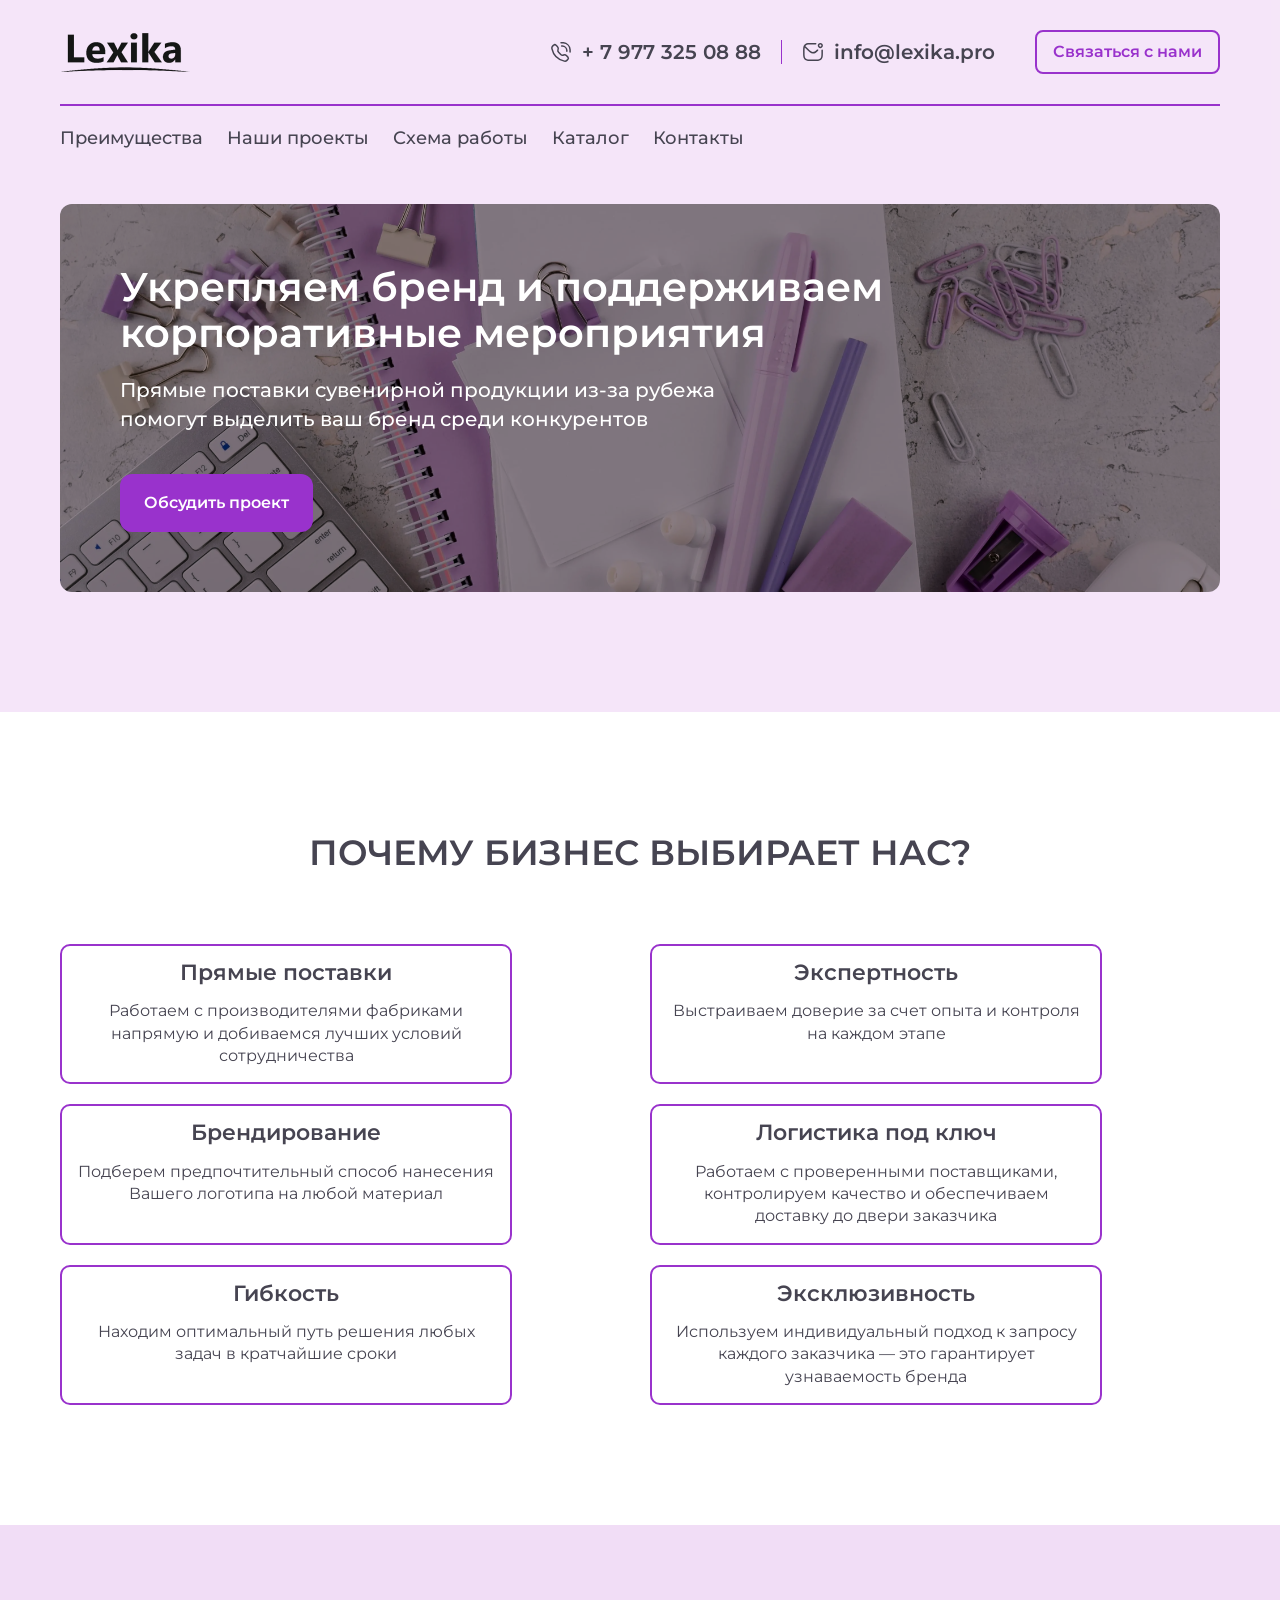
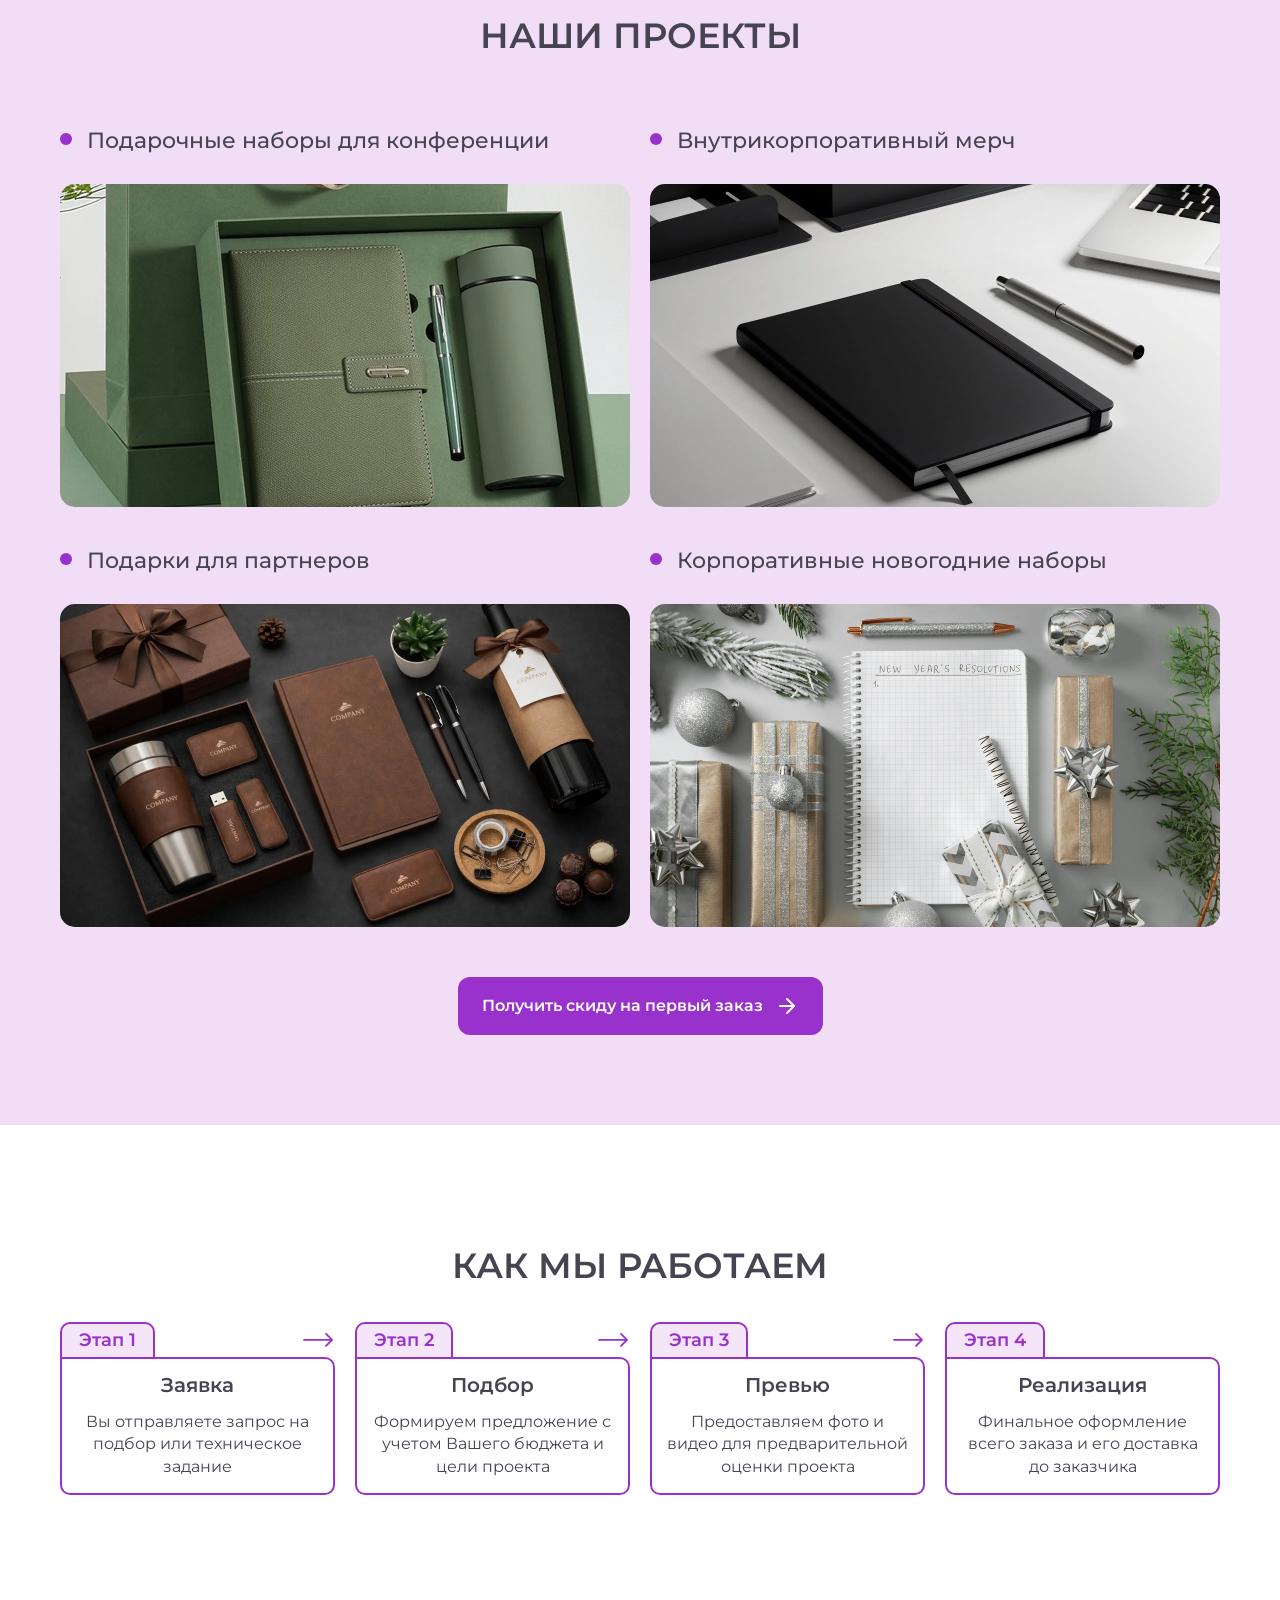
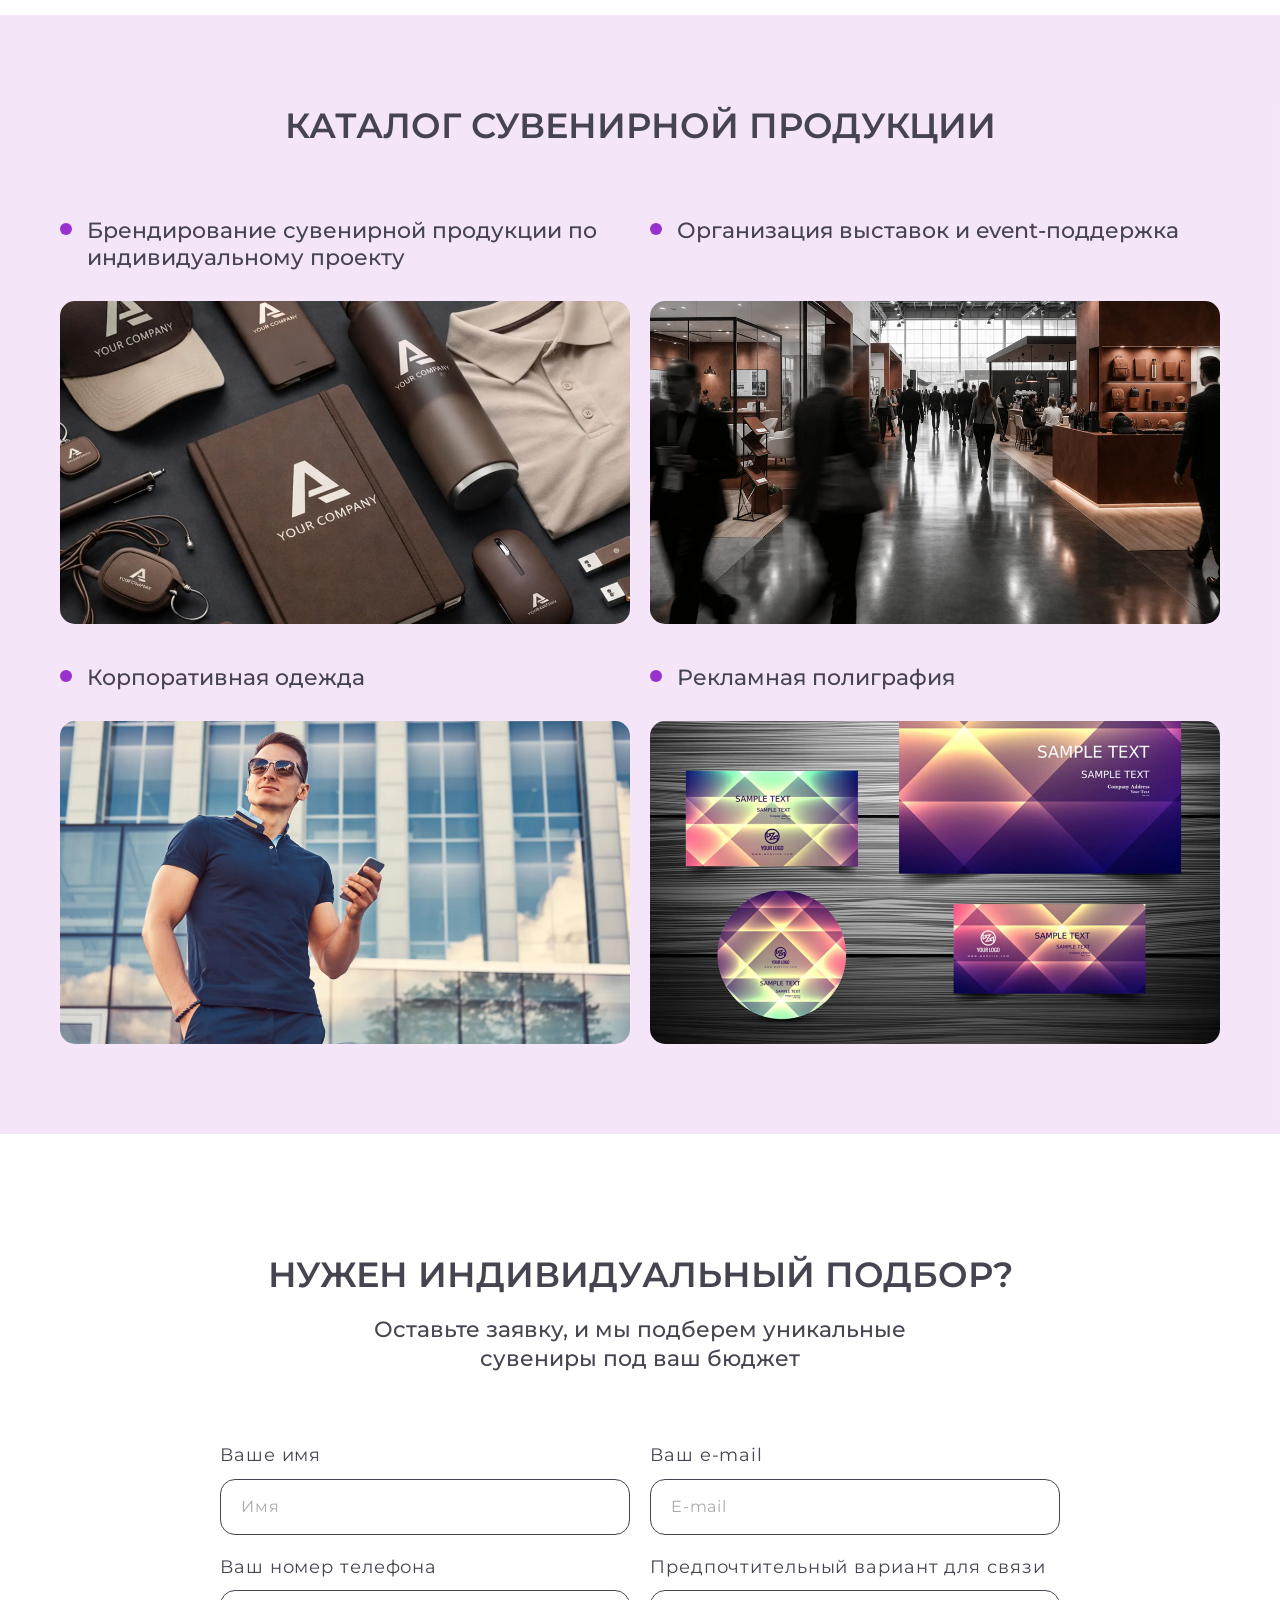
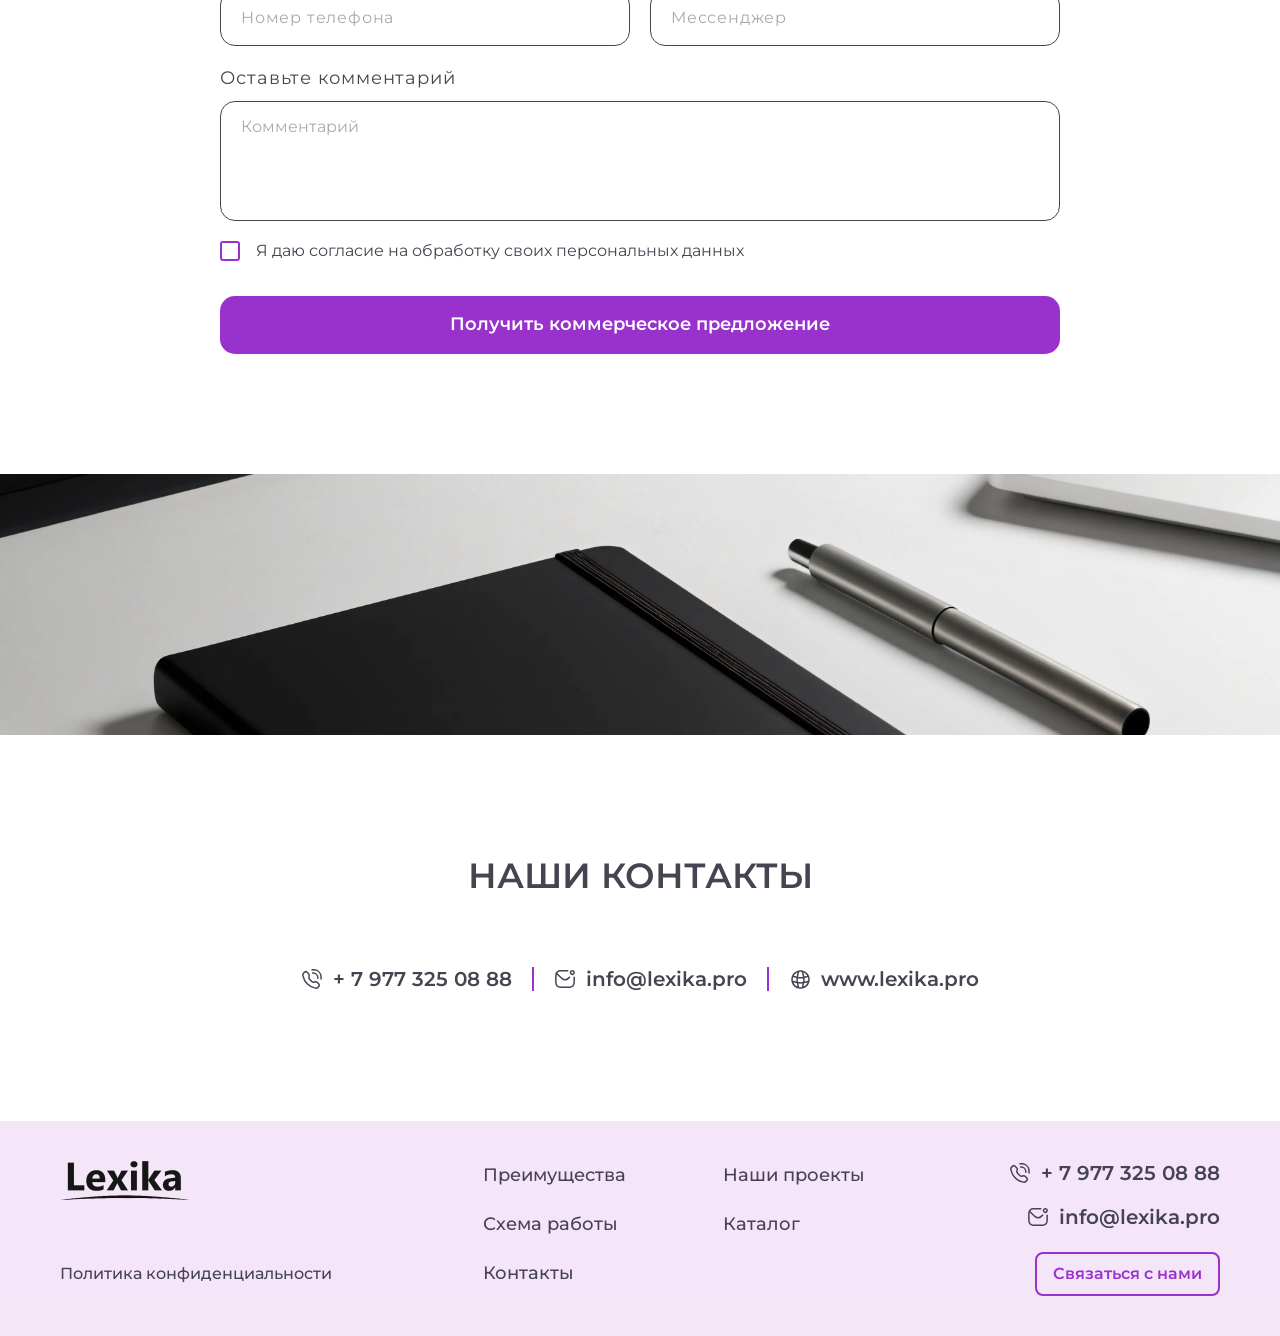
<file: index.html>
<!--header.html-->
<!doctype html>
<html lang="en">
<head>
  <meta charset="UTF-8">
  <meta name="viewport"
        content="width=device-width, user-scalable=no, initial-scale=1.0, maximum-scale=1.0, minimum-scale=1.0">
  <meta http-equiv="X-UA-Compatible" content="ie=edge">
  <meta name="format-detection" content="telephone=no">
  <link rel="preconnect" href="https://fonts.googleapis.com">
  <link rel="preconnect" href="https://fonts.gstatic.com" crossorigin>
  <link href="https://fonts.googleapis.com/css2?family=Montserrat:ital,wght@0,100..900;1,100..900&display=swap" rel="stylesheet">
  <link rel="icon" type="image/png" href="./img/icons/favicon.ico" sizes="32x32">
  <link rel="apple-touch-icon" href="./img/icons/favicon.ico">
  <link rel="mask-icon" href="./img/icons/favicon.ico" color="#000000">
  <link
          rel="stylesheet"
          href="https://cdn.jsdelivr.net/npm/swiper@11/swiper-bundle.min.css"
  />
  <title></title>
<script defer src="js/bundle.js"></script><script defer src="js/libs.js"></script><script defer src="js/style.js"></script><link href="css/style.min.css" rel="stylesheet"></head>
<body>

<header class="header">
  <div class="container">
    <div class="header-top">
      <div class="logo">
        <img src="./img/logo.webp" alt="">
      </div>
      <div class="header-meta">
        <div class="contacts-wrapper">
          <a class="contact-phone" href="tel:7977320888">+ 7 977 325 08 88</a>
          <a class="contact-mail" href="mailto:info@lexika.pro">info@lexika.pro</a>
        </div>
        <a href="#callback-section" class="btn btn-bordered">Связаться с нами</a>
      </div>
      <button type="button" class="mobile-menu-button">
        <span class="line"></span>
        <span class="line"></span>
        <span class="line"></span>
      </button>
    </div>
    <div class="header-nav">
      <div class="logo mobile-logo">
        <img src="./img/logo.webp" alt="">
      </div>
      <button type="button" class="close-menu-button"></button>
      <ul class="main-menu">
        <li>
          <a href="#advantages-section">Преимущества</a>
        </li>
        <li>
          <a href="#projects-section">Наши проекты</a>
        </li>
        <li>
          <a href="#work-section">Схема работы</a>
        </li>
        <li>
          <a href="#catalog-section">Каталог</a>
        </li>
        <li>
          <a href="#contacts-section">Контакты</a>
        </li>
      </ul>
      <div class="mobile-meta">
        <div class="contacts-wrapper mobile-contacts">
          <a class="contact-phone" href="tel:7977320888">+ 7 977 325 08 88</a>
          <a class="contact-mail" href="mailto:info@lexika.pro">info@lexika.pro</a>
        </div>
        <a href="#callback-section" class="btn btn-bordered btn-scroll-mobile">Связаться с нами</a>
      </div>
    </div>
  </div>
</header>

<main>





<section class="main-banner">
  <div class="container">
    <div class="banner-content" style="background-image: url(./img/main-banner-image.webp)">
      <h1>Укрепляем бренд и поддерживаем корпоративные мероприятия</h1>
      <div class="description">
        <p>Прямые поставки сувенирной продукции из-за рубежа помогут выделить ваш бренд среди конкурентов</p>
      </div>
      <a href="#callback-section" class="btn btn-purple">Обсудить проект</a>
    </div>
  </div>
</section>

<section class="advantages-section" id="advantages-section">
  <div class="container">
    <h2>Почему бизнес выбирает нас?</h2>
    <div class="row row-large-pc">
      <div class="col-lg-5 col-md-6 col-m-12">
        <div class="advantage-card">
          <div class="card-title">Прямые поставки</div>
          <div class="card-description">
            <p>Работаем с производителями фабриками напрямую и добиваемся лучших условий сотрудничества</p>
          </div>
        </div>
        <div class="advantage-card">
          <div class="card-title">Экспертность</div>
          <div class="card-description">
            <p>Выстраиваем доверие за счет опыта и контроля на каждом этапе</p>
          </div>
        </div>
        <div class="advantage-card">
          <div class="card-title">Брендирование</div>
          <div class="card-description">
            <p>Подберем предпочтительный способ нанесения Вашего логотипа на любой материал</p>
          </div>
        </div>
      </div>
      <div class="col-lg-2 col-md-12 col-m-12">

      </div>
      <div class="col-lg-5 col-md-6 col-md-12">
        <div class="advantage-card">
          <div class="card-title">Логистика под ключ</div>
          <div class="card-description">
            <p>Работаем с проверенными поставщиками, контролируем качество и обеспечиваем доставку до двери
              заказчика</p>
          </div>
        </div>
        <div class="advantage-card">
          <div class="card-title">Гибкость</div>
          <div class="card-description">
            <p>Находим оптимальный путь решения любых задач в кратчайшие сроки</p>
          </div>
        </div>
        <div class="advantage-card">
          <div class="card-title">Эксклюзивность</div>
          <div class="card-description">
            <p>Используем индивидуальный подход к запросу каждого заказчика — это гарантирует узнаваемость бренда</p>
          </div>
        </div>
      </div>
    </div>
    <div class="small-pc-screens">
      <div class="advantage-card">
        <div class="card-title">Прямые поставки</div>
        <div class="card-description">
          <p>Работаем с производителями фабриками напрямую и добиваемся лучших условий сотрудничества</p>
        </div>
      </div>
      <div class="advantage-card">
        <div class="card-title">Экспертность</div>
        <div class="card-description">
          <p>Выстраиваем доверие за счет опыта и контроля на каждом этапе</p>
        </div>
      </div>
      <div class="advantage-card">
        <div class="card-title">Брендирование</div>
        <div class="card-description">
          <p>Подберем предпочтительный способ нанесения Вашего логотипа на любой материал</p>
        </div>
      </div>
      <div class="advantage-card">
        <div class="card-title">Логистика под ключ</div>
        <div class="card-description">
          <p>Работаем с проверенными поставщиками, контролируем качество и обеспечиваем доставку до двери
            заказчика</p>
        </div>
      </div>
      <div class="advantage-card">
        <div class="card-title">Гибкость</div>
        <div class="card-description">
          <p>Находим оптимальный путь решения любых задач в кратчайшие сроки</p>
        </div>
      </div>
      <div class="advantage-card">
        <div class="card-title">Эксклюзивность</div>
        <div class="card-description">
          <p>Используем индивидуальный подход к запросу каждого заказчика — это гарантирует узнаваемость бренда</p>
        </div>
      </div>
    </div>
  </div>
</section>

<section class="project-section" id="projects-section">
  <div class="container">
    <h2>Наши проекты</h2>
    <div class="grid-wrapper">
      <div class="grid-item">
        <div class="grid-title">Подарочные наборы <br class="br-mobile"> для конференции</div>
        <div class="grid-image">
          <img src="./img/project-img1.webp" alt="">
        </div>
      </div>
      <div class="grid-item">
        <div class="grid-title">Внутрикорпоративный мерч</div>
        <div class="grid-image">
          <img src="./img/project-img2.webp" alt="">
        </div>
      </div>
      <div class="grid-item">
        <div class="grid-title">Подарки для партнеров</div>
        <div class="grid-image">
          <img src="./img/project-img3.webp" alt="">
        </div>
      </div>
      <div class="grid-item">
        <div class="grid-title">Корпоративные новогодние наборы</div>
        <div class="grid-image">
          <img src="./img/project-img4.webp" alt="">
        </div>
      </div>
    </div>
    <div class="button-wrapper">
      <a href="#callback-section" class="btn btn-purple btn-arrow">Получить скиду на первый заказ</a>
    </div>
  </div>
</section>

<section class="work-section" id="work-section">
  <div class="container">
    <h2>КАК МЫ РАБОТАЕМ</h2>
    <div class="step-cards-wrapper">
      <div class="step-card">
        <div class="card-step-num">Этап</div>
        <div class="card-title">Заявка</div>
        <div class="card-description">
          <p>Вы отправляете запрос на подбор или техническое задание</p>
        </div>
      </div>
      <div class="step-card">
        <div class="card-step-num">Этап</div>
        <div class="card-title">Подбор</div>
        <div class="card-description">
          <p>Формируем предложение с учетом Вашего бюджета и цели проекта</p>
        </div>
      </div>
      <div class="step-card">
        <div class="card-step-num">Этап</div>
        <div class="card-title">Превью</div>
        <div class="card-description">
          <p>Предоставляем фото и видео для предварительной оценки проекта</p>
        </div>
      </div>
      <div class="step-card">
        <div class="card-step-num">Этап</div>
        <div class="card-title">Реализация</div>
        <div class="card-description">
          <p>Финальное оформление всего <br class="br-mobile"> заказа и его доставка до заказчика</p>
        </div>
      </div>
    </div>
  </div>
</section>

<section class="catalog-section" id="catalog-section">
  <div class="container">
    <h2>КАТАЛОГ СУВЕНИРНОЙ ПРОДУКЦИИ</h2>
    <div class="grid-wrapper">
      <div class="grid-item">
        <div class="grid-title">Брендирование сувенирной продукции по индивидуальному проекту</div>
        <div class="grid-image">
          <img src="./img/catalog-item-img1.webp" alt="">
        </div>
      </div>
      <div class="grid-item">
        <div class="grid-title">Организация выставок и event-поддержка</div>
        <div class="grid-image">
          <img src="./img/catalog-item-img2.webp" alt="">
        </div>
      </div>
      <div class="grid-item">
        <div class="grid-title">Корпоративная одежда</div>
        <div class="grid-image">
          <img src="./img/catalog-item-img3.webp" alt="">
        </div>
      </div>
      <div class="grid-item">
        <div class="grid-title">Рекламная полиграфия</div>
        <div class="grid-image">
          <img src="./img/catalog-item-img4.webp" alt="">
        </div>
      </div>
    </div>
  </div>
</section>

<section class="callback-section" id="callback-section">
  <div class="container">
    <h2>Нужен индивидуальный подбор?</h2>
    <div class="description">
      <p>Оставьте заявку, и мы подберем уникальные сувениры под ваш бюджет</p>
    </div>
    <div class="form-wrapper">
      <div class="wpcf7 js" id="wpcf7-f35-o1" lang="ru-RU" dir="ltr" data-wpcf7-id="35">
        <div class="screen-reader-response"><p role="status" aria-live="polite" aria-atomic="true"></p> <ul></ul></div>
        <form action="/dev/#wpcf7-f35-o1" method="post" class="wpcf7-form init" aria-label="Контактная форма" novalidate="novalidate" data-status="init">
          <fieldset class="hidden-fields-container"><input type="hidden" name="_wpcf7" value="35"><input type="hidden" name="_wpcf7_version" value="6.1.2"><input type="hidden" name="_wpcf7_locale" value="ru_RU"><input type="hidden" name="_wpcf7_unit_tag" value="wpcf7-f35-o1"><input type="hidden" name="_wpcf7_container_post" value="0"><input type="hidden" name="_wpcf7_posted_data_hash" value="">
          </fieldset>
          <p><label> Ваше имя<br>
            <span class="wpcf7-form-control-wrap" data-name="text-848"><input size="40" maxlength="400" class="wpcf7-form-control wpcf7-text" autocomplete="name" aria-invalid="false" placeholder="Имя" value="" type="text" name="text-848"></span><br>
          </label><br>
            <label> Ваш e-mail<br>
              <span class="wpcf7-form-control-wrap" data-name="email-804"><input size="40" maxlength="400" class="wpcf7-form-control wpcf7-email wpcf7-text wpcf7-validates-as-email" aria-invalid="false" placeholder="E-mail" value="" type="email" name="email-804"></span><br>
            </label><br>
            <label> Ваш номер телефона<br>
              <span class="wpcf7-form-control-wrap" data-name="tel-583"><input size="40" maxlength="400" class="wpcf7-form-control wpcf7-tel wpcf7-text wpcf7-validates-as-tel" aria-invalid="false" placeholder="Номер телефона" value="" type="tel" name="tel-583"></span><br>
            </label><br>
            <label>Предпочтительный вариант для связи<br>
              <span class="wpcf7-form-control-wrap" data-name="text-793"><input size="40" maxlength="400" class="wpcf7-form-control wpcf7-text" aria-invalid="false" placeholder="Мессенджер" value="" type="text" name="text-793"></span><br>
            </label><br>
            <label> Оставьте комментарий<br>
              <span class="wpcf7-form-control-wrap" data-name="textarea-721"><textarea cols="40" rows="10" maxlength="2000" class="wpcf7-form-control wpcf7-textarea" aria-invalid="false" placeholder="Комментарий" name="textarea-721"></textarea></span><br>
            </label><br>
            <span class="wpcf7-form-control-wrap" data-name="acceptance-46"><span class="wpcf7-form-control wpcf7-acceptance"><span class="wpcf7-list-item"><label><input type="checkbox" name="acceptance-46" value="1" aria-invalid="false"><span class="wpcf7-list-item-label">Я даю согласие на обработку своих персональных данных</span></label></span></span></span><br>
            <input class="wpcf7-form-control wpcf7-submit has-spinner" type="submit" value="Получить коммерческое предложение" disabled=""><span class="wpcf7-spinner"></span>
          </p><div class="wpcf7-response-output" aria-hidden="true"></div>
        </form>
      </div>
    </div>
  </div>
</section>

<section class="image-full-section">
  <div class="image-wrapper image-wrapper-pc">
    <img src="./img/contacts-image.webp" alt="">
  </div>
  <div class="image-wrapper image-wrapper-mobile">
    <img src="./img/contacts-image-mobile.webp" alt="">
  </div>
</section>

<section class="contacts-section" id="contacts-section">
  <div class="container">
    <h2>Наши контакты</h2>
    <div class="contacts-wrapper">
      <a class="contact-phone" href="tel:7977320888">+ 7 977 325 08 88</a>
      <a class="contact-mail" href="mailto:info@lexika.pro">info@lexika.pro</a>
      <a class="contact-link" target="_blank" href="www.lexika.pro">www.lexika.pro</a>
    </div>
  </div>
</section>

<!--footer.html-->
</main>

<footer class="footer">
    <div class="container">
      <div class="footer-row">
        <div class="footer-column">
          <div class="logo">
            <img src="./img/logo.webp" alt="">
          </div>
          <div class="footer-policy footer-policy-pc">
            <a href="page.html">Политика конфиденциальности</a>
          </div>
        </div>
        <div class="footer-column">
          <nav class="footer-nav">
            <ul class="footer-menu">
              <li>
                <a href="#advantages-section">Преимущества</a>
              </li>
              <li>
                <a href="#projects-section">Наши проекты</a>
              </li>
              <li>
                <a href="#work-section">Схема работы</a>
              </li>
              <li>
                <a href="#catalog-section">Каталог</a>
              </li>
              <li>
                <a href="#contacts-section">Контакты</a>
              </li>
            </ul>
          </nav>
        </div>
        <div class="footer-column">
          <div class="contacts-wrapper">
            <a class="contact-phone" href="tel:7977320888">+ 7 977 325 08 88</a>
            <a class="contact-mail" href="mailto:info@lexika.pro">info@lexika.pro</a>
          </div>
          <a href="#callback-section" class="btn btn-bordered">Связаться с нами</a>
        </div>
      </div>
      <div class="footer-policy footer-policy-small-screens">
        <a href="page.html">Политика конфиденциальности</a>
      </div>
    </div>
</footer>

<script src="https://cdn.jsdelivr.net/npm/swiper@11/swiper-bundle.min.js"></script>
</body>
</html>
</file>
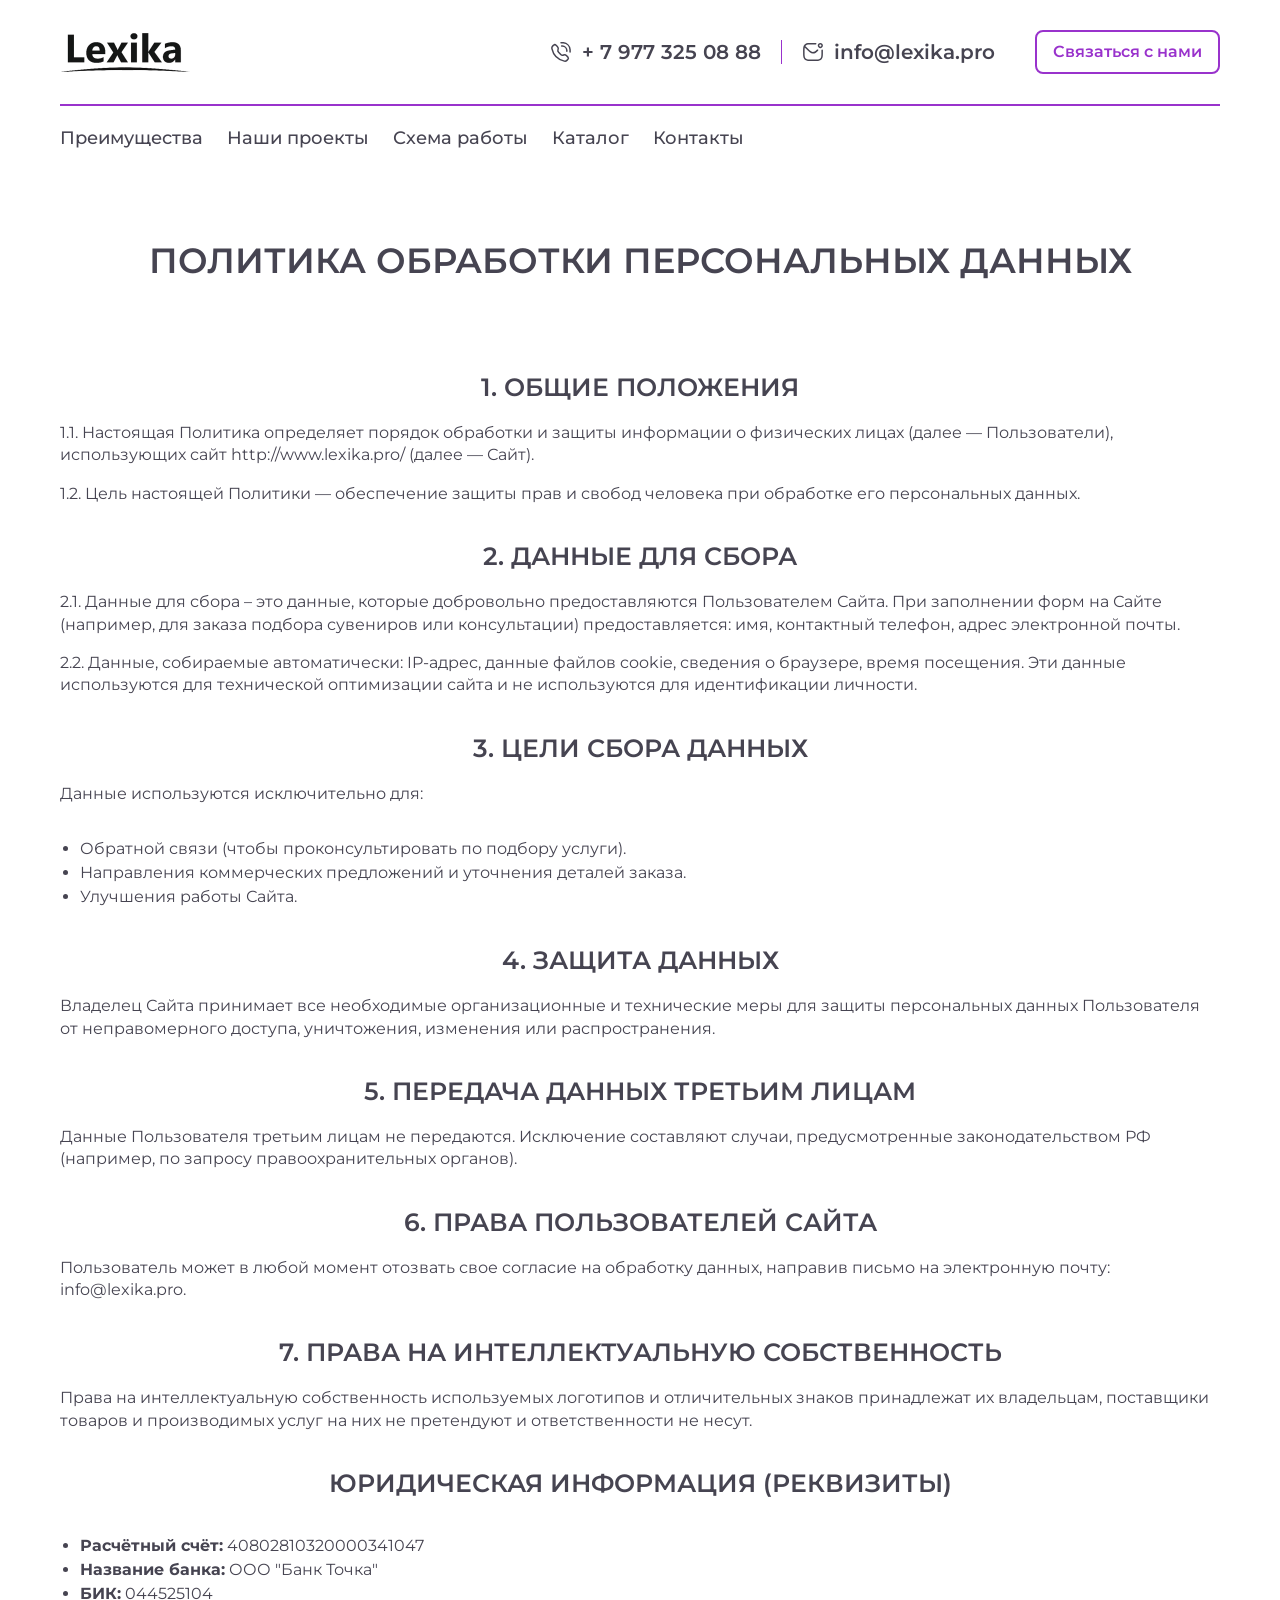
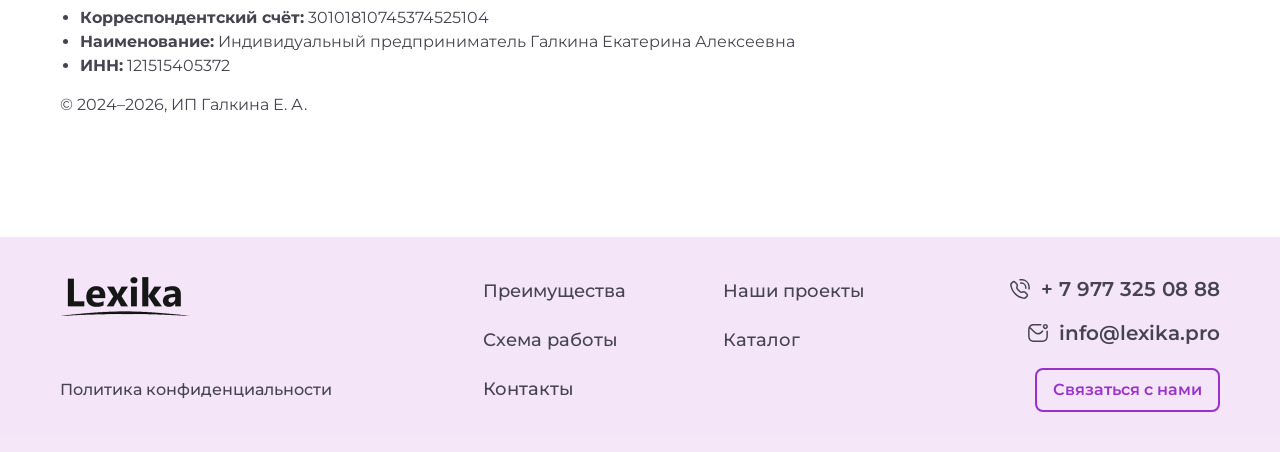
<file: page.html>
<!--header.html-->
<!doctype html>
<html lang="en">
<head>
  <meta charset="UTF-8">
  <meta name="viewport"
        content="width=device-width, user-scalable=no, initial-scale=1.0, maximum-scale=1.0, minimum-scale=1.0">
  <meta http-equiv="X-UA-Compatible" content="ie=edge">
  <meta name="format-detection" content="telephone=no">
  <link rel="preconnect" href="https://fonts.googleapis.com">
  <link rel="preconnect" href="https://fonts.gstatic.com" crossorigin>
  <link href="https://fonts.googleapis.com/css2?family=Montserrat:ital,wght@0,100..900;1,100..900&display=swap" rel="stylesheet">
  <link rel="icon" type="image/png" href="./img/icons/favicon.ico" sizes="32x32">
  <link rel="apple-touch-icon" href="./img/icons/favicon.ico">
  <link rel="mask-icon" href="./img/icons/favicon.ico" color="#000000">
  <link
          rel="stylesheet"
          href="https://cdn.jsdelivr.net/npm/swiper@11/swiper-bundle.min.css"
  />
  <title></title>
<script defer src="js/bundle.js"></script><script defer src="js/libs.js"></script><script defer src="js/style.js"></script><link href="css/style.min.css" rel="stylesheet"></head>
<body>

<header class="header">
  <div class="container">
    <div class="header-top">
      <div class="logo">
        <img src="./img/logo.webp" alt="">
      </div>
      <div class="header-meta">
        <div class="contacts-wrapper">
          <a class="contact-phone" href="tel:7977320888">+ 7 977 325 08 88</a>
          <a class="contact-mail" href="mailto:info@lexika.pro">info@lexika.pro</a>
        </div>
        <a href="#callback-section" class="btn btn-bordered">Связаться с нами</a>
      </div>
      <button type="button" class="mobile-menu-button">
        <span class="line"></span>
        <span class="line"></span>
        <span class="line"></span>
      </button>
    </div>
    <div class="header-nav">
      <div class="logo mobile-logo">
        <img src="./img/logo.webp" alt="">
      </div>
      <button type="button" class="close-menu-button"></button>
      <ul class="main-menu">
        <li>
          <a href="#advantages-section">Преимущества</a>
        </li>
        <li>
          <a href="#projects-section">Наши проекты</a>
        </li>
        <li>
          <a href="#work-section">Схема работы</a>
        </li>
        <li>
          <a href="#catalog-section">Каталог</a>
        </li>
        <li>
          <a href="#contacts-section">Контакты</a>
        </li>
      </ul>
      <div class="mobile-meta">
        <div class="contacts-wrapper mobile-contacts">
          <a class="contact-phone" href="tel:7977320888">+ 7 977 325 08 88</a>
          <a class="contact-mail" href="mailto:info@lexika.pro">info@lexika.pro</a>
        </div>
        <a href="#callback-section" class="btn btn-bordered btn-scroll-mobile">Связаться с нами</a>
      </div>
    </div>
  </div>
</header>

<main>




<section class="content-section-default">
  <div class="container">
    <h2>Политика обработки персональных данных</h2>

    <h3>1. Общие положения</h3>
    <p>1.1. Настоящая Политика определяет порядок обработки и защиты информации о физических лицах (далее — Пользователи), использующих сайт http://www.lexika.pro/ (далее — Сайт).</p>
    <p>1.2. Цель настоящей Политики — обеспечение защиты прав и свобод человека при обработке его персональных данных.</p>

    <h3>2. Данные для сбора</h3>
    <p>2.1. Данные для сбора – это данные, которые добровольно предоставляются Пользователем Сайта. При заполнении форм на Сайте (например, для заказа подбора сувениров или консультации) предоставляется: имя, контактный телефон, адрес электронной почты.</p>
    <p>2.2. Данные, собираемые автоматически: IP-адрес, данные файлов cookie, сведения о браузере, время посещения. Эти данные используются для технической оптимизации сайта и не используются для идентификации личности.</p>

    <h3>3. Цели сбора данных</h3>
    <p>Данные используются исключительно для:</p>
    <ul>
      <li>Обратной связи (чтобы проконсультировать по подбору услуги).</li>
      <li>Направления коммерческих предложений и уточнения деталей заказа.</li>
      <li>Улучшения работы Сайта.</li>
    </ul>

    <h3>4. Защита данных</h3>
    <p>Владелец Сайта принимает все необходимые организационные и технические меры для защиты персональных данных Пользователя от неправомерного доступа, уничтожения, изменения или распространения.</p>

    <h3>5. Передача данных третьим лицам</h3>
    <p>Данные Пользователя третьим лицам не передаются. Исключение составляют случаи, предусмотренные законодательством РФ (например, по запросу правоохранительных органов).</p>

    <h3>6. Права пользователей Сайта</h3>
    <p>Пользователь может в любой момент отозвать свое согласие на обработку данных, направив письмо на электронную почту: <a href="mailto:info@lexika.pro">info@lexika.pro</a>.</p>

    <h3>7. Права на интеллектуальную собственность</h3>
    <p>Права на интеллектуальную собственность используемых логотипов и отличительных знаков принадлежат их владельцам, поставщики товаров и производимых услуг на них не претендуют и ответственности не несут.</p>

    <h3>Юридическая информация (Реквизиты)</h3>
    <ul class="bank-details">
      <li><strong>Расчётный счёт:</strong> 40802810320000341047</li>
      <li><strong>Название банка:</strong> ООО "Банк Точка"</li>
      <li><strong>БИК:</strong> 044525104</li>
      <li><strong>Корреспондентский счёт:</strong> 30101810745374525104</li>
      <li><strong>Наименование:</strong> Индивидуальный предприниматель Галкина Екатерина Алексеевна</li>
      <li><strong>ИНН:</strong> 121515405372</li>
    </ul>

    <p>© 2024–2026, ИП Галкина Е. А.</p>
  </div>
</section>

<!--footer.html-->
</main>

<footer class="footer">
    <div class="container">
      <div class="footer-row">
        <div class="footer-column">
          <div class="logo">
            <img src="./img/logo.webp" alt="">
          </div>
          <div class="footer-policy footer-policy-pc">
            <a href="page.html">Политика конфиденциальности</a>
          </div>
        </div>
        <div class="footer-column">
          <nav class="footer-nav">
            <ul class="footer-menu">
              <li>
                <a href="#advantages-section">Преимущества</a>
              </li>
              <li>
                <a href="#projects-section">Наши проекты</a>
              </li>
              <li>
                <a href="#work-section">Схема работы</a>
              </li>
              <li>
                <a href="#catalog-section">Каталог</a>
              </li>
              <li>
                <a href="#contacts-section">Контакты</a>
              </li>
            </ul>
          </nav>
        </div>
        <div class="footer-column">
          <div class="contacts-wrapper">
            <a class="contact-phone" href="tel:7977320888">+ 7 977 325 08 88</a>
            <a class="contact-mail" href="mailto:info@lexika.pro">info@lexika.pro</a>
          </div>
          <a href="#callback-section" class="btn btn-bordered">Связаться с нами</a>
        </div>
      </div>
      <div class="footer-policy footer-policy-small-screens">
        <a href="page.html">Политика конфиденциальности</a>
      </div>
    </div>
</footer>

<script src="https://cdn.jsdelivr.net/npm/swiper@11/swiper-bundle.min.js"></script>
</body>
</html>
</file>
<file: css/style.min.css>
*{box-sizing:border-box}body,h1,h2,h3,h4,p,figure,blockquote,dl,dd{margin:0}ul[role=list],ol[role=list]{list-style:none}html:focus-within{scroll-behavior:smooth}body{min-height:100vh;text-rendering:optimizeSpeed;line-height:1.5}a:not([class]){-webkit-text-decoration-skip:ink;text-decoration-skip-ink:auto}img,picture{max-width:100%;display:block}input,button,textarea,select{font:inherit;box-shadow:none;outline:none}@media(prefers-reduced-motion: reduce){html:focus-within{scroll-behavior:auto}*,*::before,*::after{animation-duration:.01ms !important;animation-iteration-count:1 !important;transition-duration:.01ms !important;scroll-behavior:auto !important}}*{font-family:"Montserrat";color:#464451}a{transition:.3s;text-decoration:none}p{font-weight:400;font-size:18px;line-height:140%;letter-spacing:0;margin-bottom:16px}p:last-child{margin-bottom:0}h1,.h1{font-weight:600;font-size:40px;line-height:115%;letter-spacing:0;margin-bottom:20px}h2,.h2{font-weight:600;font-size:35px;line-height:120%;letter-spacing:0;text-transform:uppercase;margin-bottom:70px;text-align:center;width:100%}h3,.h3{font-weight:600;font-size:25px;line-height:120%;letter-spacing:0;text-transform:uppercase;margin-bottom:20px;text-align:center;width:100%}ul,ol{width:100%;padding-left:20px}.button-wrapper{width:100%;display:flex;justify-content:center;margin-top:50px}.br-mobile{display:none}@media(max-width: 1400px){p{font-size:16px}}@media(max-width: 1024px){h1,.h1{font-size:30px;line-height:110%;margin-bottom:15px}h2,.h2{font-size:25px;margin-bottom:40px;line-height:130%}h3,.h3{font-weight:600;font-size:20px;line-height:120%;letter-spacing:0;text-transform:uppercase;margin-bottom:20px;text-align:center;width:100%}}@media(max-width: 600px){.br-mobile{display:block}.button-wrapper{margin-top:40px}}.sr-only{position:absolute;width:1px;height:1px;padding:0;margin:-1px;overflow:hidden;clip:rect(0, 0, 0, 0);white-space:nowrap;border:0}body::-webkit-scrollbar{width:6px;background-color:#464451}body::-webkit-scrollbar-thumb{border-radius:20px;background-color:#9932cc}body.admin-bar header{top:20px}main{min-height:70vh}.animate-block{opacity:0;width:100%;transform:translateY(-50px);transition:opacity 1s ease,transform 1s ease}.animate-block.animated{opacity:1;transform:translateY(0)}.logo{display:flex;width:-moz-fit-content;width:fit-content}.logo img{max-width:130px;width:100%;-o-object-fit:contain;object-fit:contain}.contacts-wrapper{display:flex;align-items:center;margin-right:40px}.contacts-wrapper a{font-weight:600;font-size:20px;line-height:24px;letter-spacing:0;display:flex;align-items:center}.contacts-wrapper a:before{content:"";width:22px;height:22px;background-repeat:no-repeat;background-position:center;background-size:contain;margin-right:10px;transition:.3s}.contacts-wrapper a:hover{color:#9932cc}.contacts-wrapper a+a{margin-left:20px;padding-left:20px;border-left:1px solid #9932cc}.contacts-wrapper a.contact-phone:before{background-image:url(../img/icons/header-phone-ico.svg)}.contacts-wrapper a.contact-phone:hover:before{background-image:url(../img/icons/header-phone-ico-hover.svg)}.contacts-wrapper a.contact-mail:before{background-image:url(../img/icons/header-mail-ico.svg)}.contacts-wrapper a.contact-mail:hover:before{background-image:url(../img/icons/header-mail-ico-hover.svg)}.contacts-wrapper a.contact-link:before{background-image:url(../img/icons/contact-link-ico.svg)}.contacts-wrapper a.contact-link:hover:before{background-image:url(../img/icons/contact-link-ico-hover.svg)}.grid-wrapper{display:grid;grid-template-columns:repeat(2, 1fr);grid-gap:40px 20px;width:100%}.grid-wrapper .grid-item{display:flex;flex-direction:column;justify-content:space-between}.grid-wrapper .grid-item .grid-title{font-weight:500;font-size:22px;line-height:normal;letter-spacing:0;margin-bottom:30px;display:flex;width:100%;align-items:flex-start}.grid-wrapper .grid-item .grid-title:before{position:relative;top:6px}.grid-wrapper .grid-item .grid-title:before{content:"";width:12px;height:12px;border-radius:50%;margin-right:15px;background-color:#9932cc;flex:none}.grid-wrapper .grid-item .grid-image img{height:323px;width:100%;-o-object-fit:cover;object-fit:cover;border-radius:15px}@media(max-width: 1024px){.grid-wrapper{grid-template-columns:1fr}.grid-wrapper .grid-item .grid-title{font-size:20px}}@media(max-width: 600px){.logo img{max-width:100px}.contacts-wrapper a{font-size:18px;line-height:110%}.grid-wrapper{grid-gap:30px}.grid-wrapper .grid-item .grid-title{font-size:18px;line-height:130%;margin-bottom:20px}.grid-wrapper .grid-item .grid-title:before{width:10px;height:10px;margin-right:8px}.grid-wrapper .grid-item .grid-image img{height:250px}}.container{margin:0 auto;display:flex;flex-wrap:wrap;max-width:1440px;width:100%;padding:0 120px}.container-fluid{max-width:100%;width:100%}.d-flex{display:flex;flex-wrap:wrap}.justify-between{justify-content:space-between}.justify-end{justify-content:flex-end}.flex-column{flex-direction:column}.row{display:flex;margin:0 -10px;width:calc(100% + 20px);flex-wrap:wrap}[class*=col-]{padding:0 10px}.col-lg-1{width:8.33333333%}.col-lg-2{width:16.66666667%}.col-lg-3{width:25%}.col-lg-4{width:33.33333333%}.col-lg-5{width:41.66666667%}.col-lg-6{width:50%}.col-lg-7{width:58.33333333%}.col-lg-8{width:66.66666667%}.col-lg-9{width:75%}.col-lg-10{width:83.33333333%}.col-lg-11{width:91.66666667%}.col-lg-12{width:100%}@media(max-width: 1400px){.container{padding:0 60px}}@media(max-width: 1024px){.row{margin:0 -12px;width:calc(100% + 24px)}[class*=col-]{padding:0 12px}.col-md-1{width:8.33333333%}.col-md-2{width:16.66666667%}.col-md-3{width:25%}.col-md-4{width:33.33333333%}.col-md-5{width:41.66666667%}.col-md-6{width:50%}.col-md-7{width:58.33333333%}.col-md-8{width:66.66666667%}.col-md-9{width:75%}.col-md-10{width:83.33333333%}.col-md-11{width:91.66666667%}.col-md-12{width:100%}.container{padding:0 20px}}@media(max-width: 600px){.col-m-1{width:8.33333333%}.col-m-2{width:16.66666667%}.col-m-3{width:25%}.col-m-4{width:33.33333333%}.col-m-5{width:41.66666667%}.col-m-6{width:50%}.col-m-7{width:58.33333333%}.col-m-8{width:66.66666667%}.col-m-9{width:75%}.col-m-10{width:83.33333333%}.col-m-11{width:91.66666667%}.col-m-12{width:100%}.container{padding:0 16px}}.btn{display:flex;justify-content:center;align-items:center;font-weight:600;font-size:16px;line-height:100%;letter-spacing:0;text-align:center;padding:0 16px;height:44px;width:-moz-fit-content;width:fit-content;max-width:100%;transition:.3s;cursor:pointer}.btn-purple{background-color:#9932cc;color:#fff;height:58px;border-radius:12px;padding:0 24px}.btn-purple:hover{background-color:#b56dd9}.btn-purple:focus{background-color:#c288df}.btn-bordered{background-color:rgba(0,0,0,0);color:#9932cc;border:2px solid #9932cc;border-radius:8px}.btn-bordered:hover{border-color:rgba(153,50,204,.6980392157);color:rgba(153,50,204,.6980392157)}.btn-bordered:focus{border-color:rgba(181,109,217,.8);color:rgba(181,109,217,.8)}.btn-arrow:after{content:"";width:24px;height:24px;background-repeat:no-repeat;background-position:center;background-size:contain;margin-left:12px;background-image:url(../img/icons/button-arrow-ico.svg);transition:.3s}.btn-arrow:hover:after{background-image:url(../img/icons/button-arrow-ico-hover.svg);transform:rotate(45deg)}@media(max-width: 600px){.btn{max-width:100%;width:100%;line-height:120%}.btn-purple{padding:0 16px}.btn-arrow:after{display:none}}.footer-menu{list-style:none;padding:2px 0 0;margin:0;width:100%;display:grid;grid-template-columns:repeat(2, 1fr);grid-gap:24px 80px;max-width:400px}.footer-menu li a{position:relative;font-weight:500;font-size:18px;line-height:24px;letter-spacing:0}.footer-menu li a:after{content:"";width:100%;position:absolute;top:calc(100% + 3px);left:0;background-color:#9932cc;height:2px;opacity:0;transition:.3s}.footer-menu li a:hover{color:#9932cc}.footer-menu li a:focus{color:#9932cc}.footer-menu li a:focus:after{opacity:1}@media(max-width: 1024px){.footer-menu{grid-gap:20px}}@media(max-width: 600px){.footer-menu{grid-gap:14px 60px;margin-bottom:20px;padding-bottom:30px;border-bottom:2px solid #9932cc}.footer-menu li a{font-size:16px;line-height:130%}}.main-menu{padding:0;display:flex;list-style:none;margin:0;align-items:center}.main-menu li+li{margin-left:24px}.main-menu li a{position:relative;font-weight:500;font-size:18px;line-height:24px;letter-spacing:0}.main-menu li a:after{content:"";width:100%;position:absolute;top:calc(100% + 3px);left:0;background-color:#9932cc;height:2px;opacity:0;transition:.3s}.main-menu li a:hover{color:#9932cc}.main-menu li a:focus{color:#9932cc}.main-menu li a:focus:after{opacity:1}@media(max-width: 1024px){.main-menu{margin-top:40px;flex-direction:column;align-items:flex-start;margin-bottom:20px;padding-bottom:20px;border-bottom:2px solid #9932cc}.main-menu li{display:flex}.main-menu li+li{margin-left:0;margin-top:15px}}@media(max-width: 600px){.main-menu li+li{margin-top:18px}}form{width:100%;max-width:100%}form br{display:none}form>p{margin:0}form .hidden-fields-container{display:none}form .screen-reader-response{display:none}form .wpcf7-response-output{display:none}form .wpcf7-spinner{display:none}form .wpcf7-not-valid-tip{display:none}form input.wpcf7-not-valid{border:1px solid red !important}form .wpcf7-form-control-wrap{display:flex;width:100%;margin:10px 0 20px}form textarea{resize:none;font-weight:400;font-size:16px;line-height:140%;letter-spacing:0;height:120px;padding:14px 20px;border-radius:15px;width:100%;max-width:100%;border:1px solid #464451}form textarea::-moz-placeholder{color:rgba(85,85,85,.5019607843);font-weight:inherit;letter-spacing:inherit;line-height:inherit;font-family:inherit;font-size:inherit}form textarea::placeholder{color:rgba(85,85,85,.5019607843);font-weight:inherit;letter-spacing:inherit;line-height:inherit;font-family:inherit;font-size:inherit}form input{border:1px solid #464451;border-radius:15px;padding:0 20px;max-width:100%;height:56px;width:100%;font-weight:400;font-size:16px;line-height:140%;letter-spacing:.05em}form input::-moz-placeholder{color:rgba(85,85,85,.5019607843);font-weight:inherit;letter-spacing:inherit;line-height:inherit;font-family:inherit;font-size:inherit}form input::placeholder{color:rgba(85,85,85,.5019607843);font-weight:inherit;letter-spacing:inherit;line-height:inherit;font-family:inherit;font-size:inherit}form label{display:block;width:100%;font-weight:400;font-size:18px;line-height:140%;letter-spacing:.05em}form input[type=submit]{height:58px;transition:.3s;cursor:pointer;padding:0 20px;background-color:#9932cc;color:#fff;font-weight:600;font-size:18px;line-height:120%;letter-spacing:0;margin-top:15px;border:none}form input[type=submit]:hover{background-color:#b56dd9}form input[type=submit]:focus{background-color:#c288df}.wpcf7-acceptance input[type=checkbox]{position:absolute;opacity:0;width:0;height:0;margin:0;padding:0}.wpcf7-list-item-label{display:flex;align-items:center;width:100%;position:relative;cursor:pointer}.wpcf7-acceptance .wpcf7-list-item{display:flex;align-items:center;cursor:pointer;padding-left:16px}.wpcf7-acceptance .wpcf7-list-item label{font-weight:400;font-size:16px;line-height:120%;letter-spacing:0}.wpcf7-acceptance .wpcf7-list-item-label::before{content:"";display:inline-block;flex:none;width:16px;height:16px;border:2px solid #9932cc;border-radius:3px;background-color:rgba(0,0,0,0);transition:.3s;position:relative;left:-16px}.wpcf7-acceptance input[type=checkbox]:checked+.wpcf7-list-item-label::before{background-color:#9932cc}.wpcf7-acceptance input[type=checkbox]:checked+.wpcf7-list-item-label::after{content:"";position:absolute;left:-16px;width:20px;height:20px;background-repeat:no-repeat;background-position:center;background-size:12px;background-image:url(../img/icons/checkbox-checked.svg);z-index:1}.wpcf7 .screen-reader-response{display:none}@media(max-width: 600px){form label{font-size:16px;letter-spacing:0}form input{letter-spacing:0;font-size:14px;padding:0 15px}form textarea{padding:14px 20px}form input[type=submit]{white-space:wrap;margin-top:20px}.wpcf7-acceptance .wpcf7-list-item label{font-size:14px;letter-spacing:.05em}}.main-banner{padding:204px 0 120px;background-color:rgba(186,85,211,.1490196078)}.main-banner .banner-content{background-repeat:no-repeat;background-position:center;background-size:cover;padding:60px;border-radius:12px;background-blend-mode:multiply;background-color:rgba(72,54,66,.6)}.main-banner .banner-content h1{color:#fff}.main-banner .banner-content .description{width:100%;margin-bottom:40px}.main-banner .banner-content .description p{font-weight:500;font-size:20px;line-height:145%;letter-spacing:0;color:#fff;max-width:620px;width:100%}.advantages-section{padding:207px 0 170px;background-repeat:no-repeat;background-position:center;background-size:650px 650px;background-image:url(../img/advantages-back.svg)}.advantages-section .container{position:relative}.advantages-section h2{max-width:328px;position:absolute;left:calc(50% - 164px);top:calc(50% - 84px)}.advantages-section .small-pc-screens{display:none}.advantages-section .row .col-lg-5:nth-of-type(3){display:flex;flex-direction:column;align-items:flex-end}.advantages-section .row .col-lg-5 .advantage-card:nth-of-type(2){max-width:390px}.advantages-section .advantage-card{margin-bottom:76px;border-radius:10px;border:2px solid #9932cc;padding:15px;max-width:452px;width:100%;background-color:#fff}.advantages-section .advantage-card .card-title{width:100%;margin-bottom:15px;font-weight:600;font-size:22px;line-height:110%;letter-spacing:0;text-align:center}.advantages-section .advantage-card .card-description p{width:100%;text-align:center}.project-section{padding:90px 0;background-color:rgba(186,85,211,.2)}.work-section{padding:120px 0 100px}.work-section .step-cards-wrapper{counter-reset:step-counter;width:100%;display:grid;grid-template-columns:repeat(4, 1fr);grid-gap:20px}.work-section .step-card{padding:15px 13px;width:100%;border-radius:0 10px 10px 10px;border:2px solid #9932cc;position:relative;counter-increment:step-counter;height:calc(100% - 20px);margin-bottom:20px}.work-section .step-card:after{content:"";width:30px;height:30px;background-repeat:no-repeat;background-position:center;background-size:contain;background-image:url(../img/icons/step-arrow-ico.svg);position:absolute;right:0;top:-34px}.work-section .step-card .card-step-num{font-weight:600;font-size:18px;line-height:140%;letter-spacing:0;color:#9932cc;height:37px;padding:0 17px;width:-moz-fit-content;width:fit-content;border-radius:10px 10px 0 0;border:2px solid #9932cc;position:absolute;top:-37px;left:-2px;background-color:rgba(186,85,211,.1490196078);display:flex;align-items:center;justify-content:center}.work-section .step-card .card-step-num:after{content:counter(step-counter);margin-left:5px}.work-section .step-card .card-title{font-weight:600;font-size:22px;line-height:110%;letter-spacing:0;text-align:center;margin-bottom:15px;width:100%}.work-section .step-card .card-description{width:100%}.work-section .step-card .card-description p{text-align:center}.work-section .step-card:nth-of-type(1){width:285px}.work-section .step-card:nth-of-type(2){width:285px}.work-section .step-card:nth-of-type(3){width:302px}.work-section .step-card:nth-of-type(4){width:268px}.work-section .step-card:last-of-type:after{display:none}.catalog-section{padding:90px 0;background-color:rgba(186,85,211,.1490196078)}.callback-section{padding:120px 0}.callback-section h2{margin-bottom:20px}.callback-section .description{width:100%;margin-bottom:70px}.callback-section .description p{font-weight:500;font-size:22px;line-height:130%;text-align:center;max-width:568px;margin:0 auto;width:100%}.callback-section .form-wrapper{width:100%}.callback-section .form-wrapper form{max-width:840px;width:100%;margin:0 auto}.callback-section .form-wrapper form>p{display:flex;flex-wrap:wrap;width:100%;justify-content:space-between}.callback-section .form-wrapper form>p label{width:100%}.callback-section .form-wrapper form>p label:nth-of-type(1),.callback-section .form-wrapper form>p label:nth-of-type(2),.callback-section .form-wrapper form>p label:nth-of-type(3),.callback-section .form-wrapper form>p label:nth-of-type(4){max-width:calc(50% - 10px)}.callback-section .form-wrapper form>p label:nth-of-type(5) .wpcf7-form-control-wrap{margin-bottom:10px}.callback-section .form-wrapper form>p .wpcf7-acceptance .wpcf7-list-item label:nth-of-type(1){max-width:100%}.image-full-section{margin-bottom:120px}.image-full-section .image-wrapper{height:261px;width:100%}.image-full-section .image-wrapper img{height:inherit;width:100%;-o-object-fit:cover;object-fit:cover}.image-full-section .image-wrapper-mobile{display:none}.contacts-section{padding-bottom:130px}.contacts-section .contacts-wrapper{width:100%;margin-right:0;justify-content:center}.contacts-section .contacts-wrapper a+a{border-width:2px}@media(max-width: 1370px){.advantages-section{background:none}.advantages-section h2{position:static;text-align:center;max-width:initial;min-width:initial}.advantages-section .row .col-lg-2{width:100%;order:-1}.advantages-section .row .col-lg-5{width:50%}}@media(max-width: 1400px){.advantages-section{padding:120px 0}.advantages-section .row-large-pc{display:none}.advantages-section .small-pc-screens{display:grid;grid-template-columns:repeat(2, 1fr);grid-gap:20px;width:100%}.advantages-section .advantage-card{margin-bottom:0}.work-section .step-card .card-title{font-size:20px}.work-section .step-card:nth-of-type(1){width:100%}.work-section .step-card:nth-of-type(2){width:100%}.work-section .step-card:nth-of-type(3){width:100%}.work-section .step-card:nth-of-type(4){width:100%}}@media(max-width: 1024px){.main-banner{padding:120px 0 80px}.main-banner .banner-content{padding:30px}.main-banner .banner-content .description p{font-size:18px}.advantages-section .advantage-card{max-width:100%}.advantages-section .advantage-card .card-title{font-size:20px}.advantages-section .small-pc-screens{grid-template-columns:1fr}.work-section{padding:80px 0 60px}.work-section h2{margin-bottom:77px}.work-section .step-cards-wrapper{grid-template-columns:repeat(2, 1fr)}.work-section .step-card:after{display:none}.callback-section{padding:80px 0}.callback-section .description{margin-bottom:40px}.callback-section .description p{font-size:18px}.callback-section .form-wrapper form>p label:nth-of-type(1),.callback-section .form-wrapper form>p label:nth-of-type(2),.callback-section .form-wrapper form>p label:nth-of-type(3),.callback-section .form-wrapper form>p label:nth-of-type(4){max-width:100%}.image-full-section{margin-bottom:80px}.contacts-section{padding:0 0 80px}.contacts-section .contacts-wrapper{flex-direction:column}.contacts-section .contacts-wrapper a+a{margin-left:0;border-left:0;margin-top:20px;padding-left:0}}@media(max-width: 600px){.main-banner{padding:114px 0 70px}.main-banner .banner-content{padding:60px 16px}.main-banner .banner-content .description p{font-size:16px;line-height:130%}.advantages-section{padding:70px 0}.advantages-section .advantage-card{padding:10px}.advantages-section .advantage-card .card-title{font-size:18px;margin-bottom:8px;line-height:110%}.project-section{padding:70px 0}.work-section{padding:70px 0}.work-section .step-cards-wrapper{grid-template-columns:1fr;grid-gap:54px}.work-section .step-card{height:initial;margin-bottom:0;border-radius:0 0 10px 10px;padding:12px 10px}.work-section .step-card .card-step-num{height:34px;top:-34px;width:calc(100% + 4px);font-size:16px}.work-section .step-card .card-title{margin-bottom:10px;font-size:18px}.catalog-section{padding:70px 0}.image-full-section{margin-bottom:70px}.image-full-section .image-wrapper{height:216px}.image-full-section .image-wrapper-pc{display:none}.image-full-section .image-wrapper-mobile{display:block}}.footer{background-color:rgba(186,85,211,.1490196078);padding:40px 0}.footer .footer-row{display:flex;width:100%}.footer .footer-row .footer-column{display:flex;flex-direction:column}.footer .footer-row .footer-column:nth-of-type(1){width:25%;display:flex}.footer .footer-row .footer-column:nth-of-type(2){width:50%;padding-left:75px}.footer .footer-row .footer-column:nth-of-type(3){width:25%;align-items:flex-end}.footer .contacts-wrapper{flex-direction:column;margin-right:0;margin-bottom:23px}.footer .contacts-wrapper a+a{margin-left:auto;padding-left:0;border-left:0;margin-top:20px}.footer .footer-policy{width:100%;margin-top:62px}.footer .footer-policy a{font-weight:500;font-size:16px;line-height:24px;letter-spacing:0}.footer .footer-policy a:hover{color:#9932cc}.footer .footer-policy-small-screens{display:none}@media(max-width: 1400px){.footer .footer-row .footer-column:nth-of-type(1){width:30%}.footer .footer-row .footer-column:nth-of-type(2){width:45%}.footer .footer-row .footer-column:nth-of-type(3){width:25%}}@media(max-width: 1024px){.footer .footer-row{flex-wrap:wrap}.footer .footer-row .footer-column:nth-of-type(1){width:100%;align-items:center;margin-bottom:30px}.footer .footer-row .footer-column:nth-of-type(2){width:50%;padding-left:0}.footer .footer-row .footer-column:nth-of-type(3){width:50%}.footer .footer-policy-pc{display:none}.footer .footer-policy-small-screens{display:flex;margin-top:40px}}@media(max-width: 600px){.footer{padding:30px 0}.footer .footer-row .footer-column:nth-of-type(2){width:100%}.footer .footer-row .footer-column:nth-of-type(3){width:100%}.footer .contacts-wrapper{flex-direction:row;justify-content:space-between;width:100%;margin-bottom:20px}.footer .contacts-wrapper a+a{margin-top:0;margin-left:20px}.footer .contacts-wrapper a:before{display:none}.footer .footer-policy-small-screens{margin-top:20px;justify-content:center}}@media(max-width: 370px){.footer .contacts-wrapper{flex-direction:column}.footer .contacts-wrapper a+a{margin-left:0;margin-top:20px}}.header{position:absolute;top:0;left:0;width:100%;z-index:999;background-color:rgba(0,0,0,0);padding:30px 0;transition:.3s}.header .header-nav{margin-top:30px;padding-top:20px;border-top:2px solid #9932cc;width:100%}.header .header-top{display:flex;width:100%;justify-content:space-between;align-items:center;transition:.3s}.header .header-top .header-meta{display:flex;align-items:center}.header .header-top .header-meta .contacts-wrapper{display:flex}.header .mobile-logo{display:none}.header .close-menu-button{display:none}.header .mobile-menu-button{display:none}.header .mobile-meta{display:none}@media(max-width: 1024px){.header{padding:20px 0}.header .header-top .header-meta{display:none}.header .mobile-logo{display:flex}.header .mobile-menu-button{display:flex;width:40px;align-items:flex-end;justify-content:center;flex-direction:column;background-color:rgba(0,0,0,0);border:none;padding:0;z-index:9;transition:.3s}.header .mobile-menu-button .line{display:block;width:100%;height:2px;background-color:#9932cc}.header .mobile-menu-button .line:nth-of-type(2){margin:9px 0}.header .close-menu-button{display:flex;background-color:rgba(0,0,0,0);padding:0;border:none;background-repeat:no-repeat;background-position:center;background-size:contain;width:18px;height:18px;background-image:url(../img/icons/close-menu-button.svg);right:20px;top:35px;position:absolute}.header .header-nav{margin-top:0;border:none;position:fixed;top:0;right:0;max-width:100%;width:100%;transition:.3s;background-color:#f1ddf6;opacity:0;visibility:hidden;overflow:auto;pointer-events:none;height:100%;padding:20px 20px 30px;z-index:999}.header .header-nav.show{opacity:1;visibility:visible;pointer-events:auto}.header .mobile-meta{display:flex;flex-direction:column}.header .mobile-contacts{margin-bottom:20px;margin-right:0}.header .mobile-contacts a:before{display:none}.header .mobile-contacts a+a{margin-left:30px;padding-left:0;border:none}}@media(max-width: 600px){.header .header-nav{padding:20px 16px 30px}.header .close-menu-button{top:28px;right:16px}}@media(max-width: 370px){.header .mobile-contacts{flex-direction:column}.header .mobile-contacts a+a{margin-left:0;margin-top:20px}}.content-section-default{padding:240px 0 120px}.content-section-default h3{margin:20px 0}@media(max-width: 600px){.content-section-default{padding:114px 0 70px}}

/*# sourceMappingURL=[data-uri]*/
</file>
